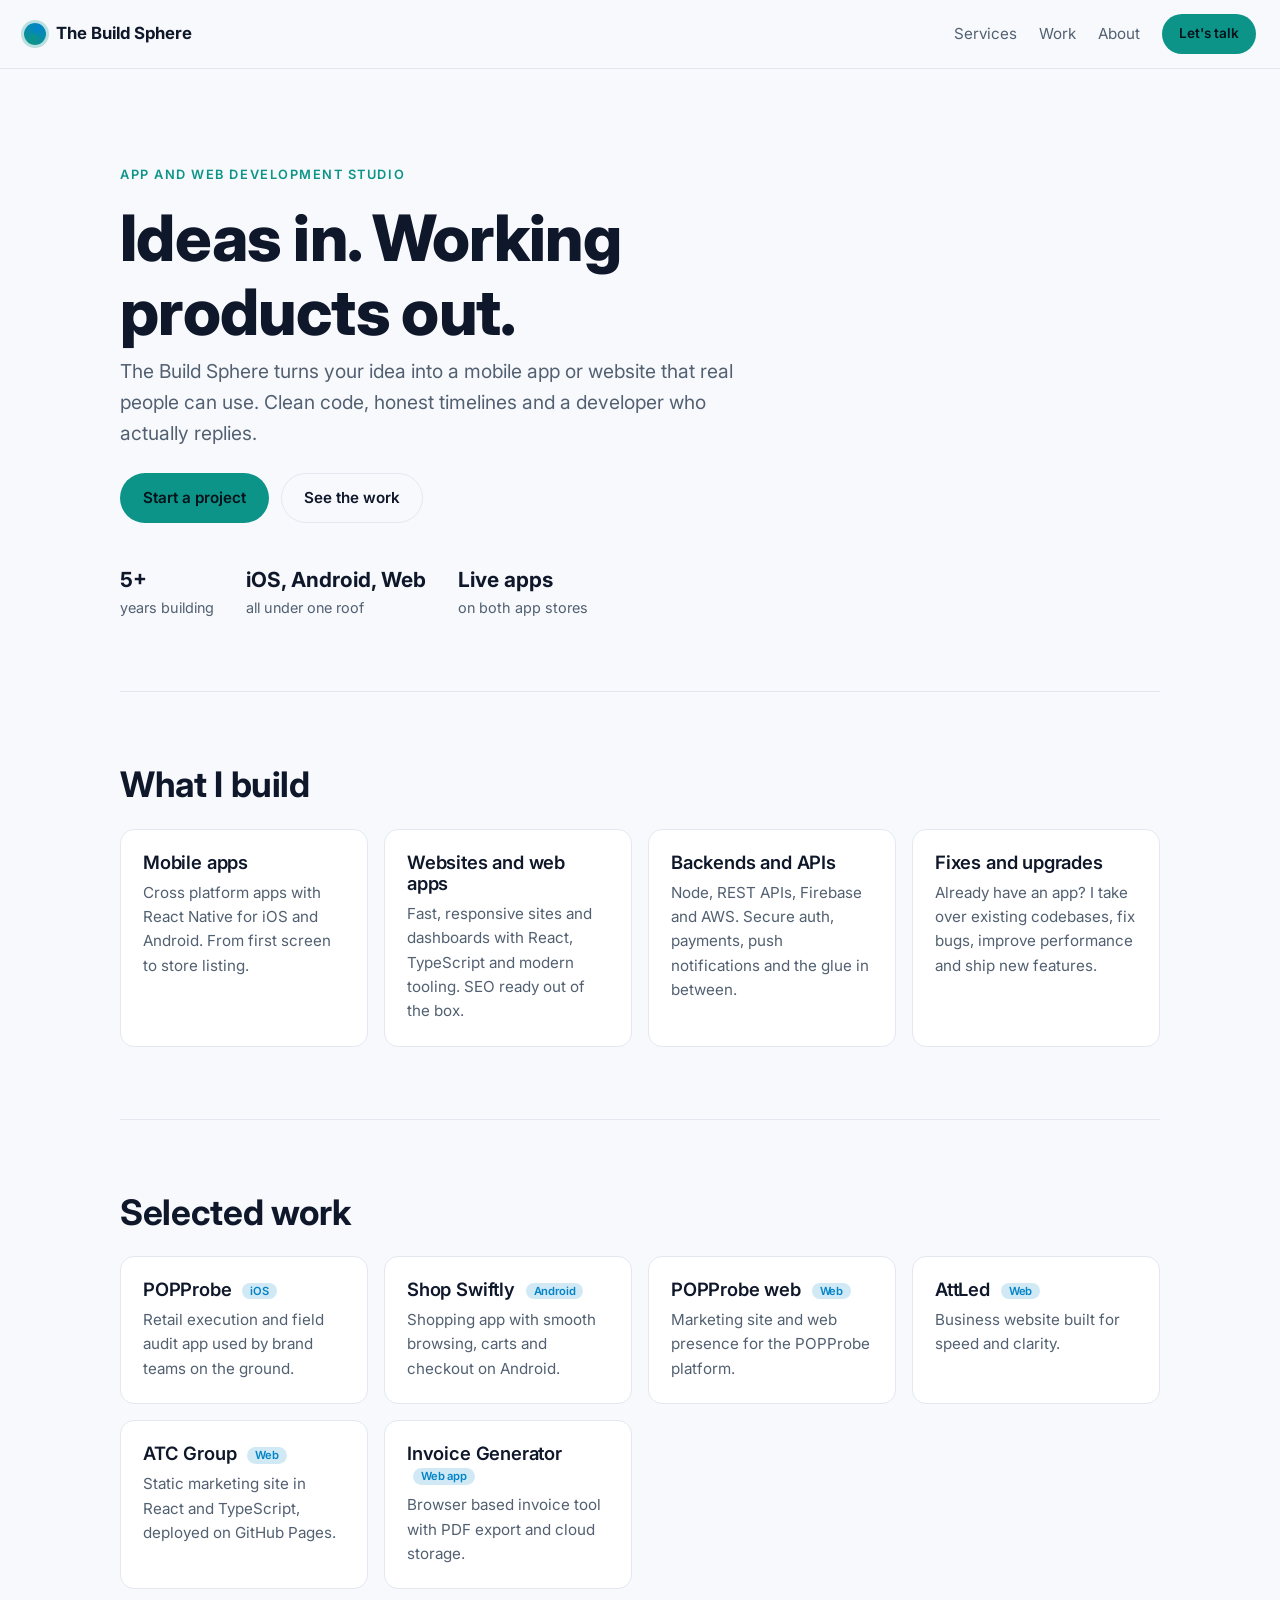
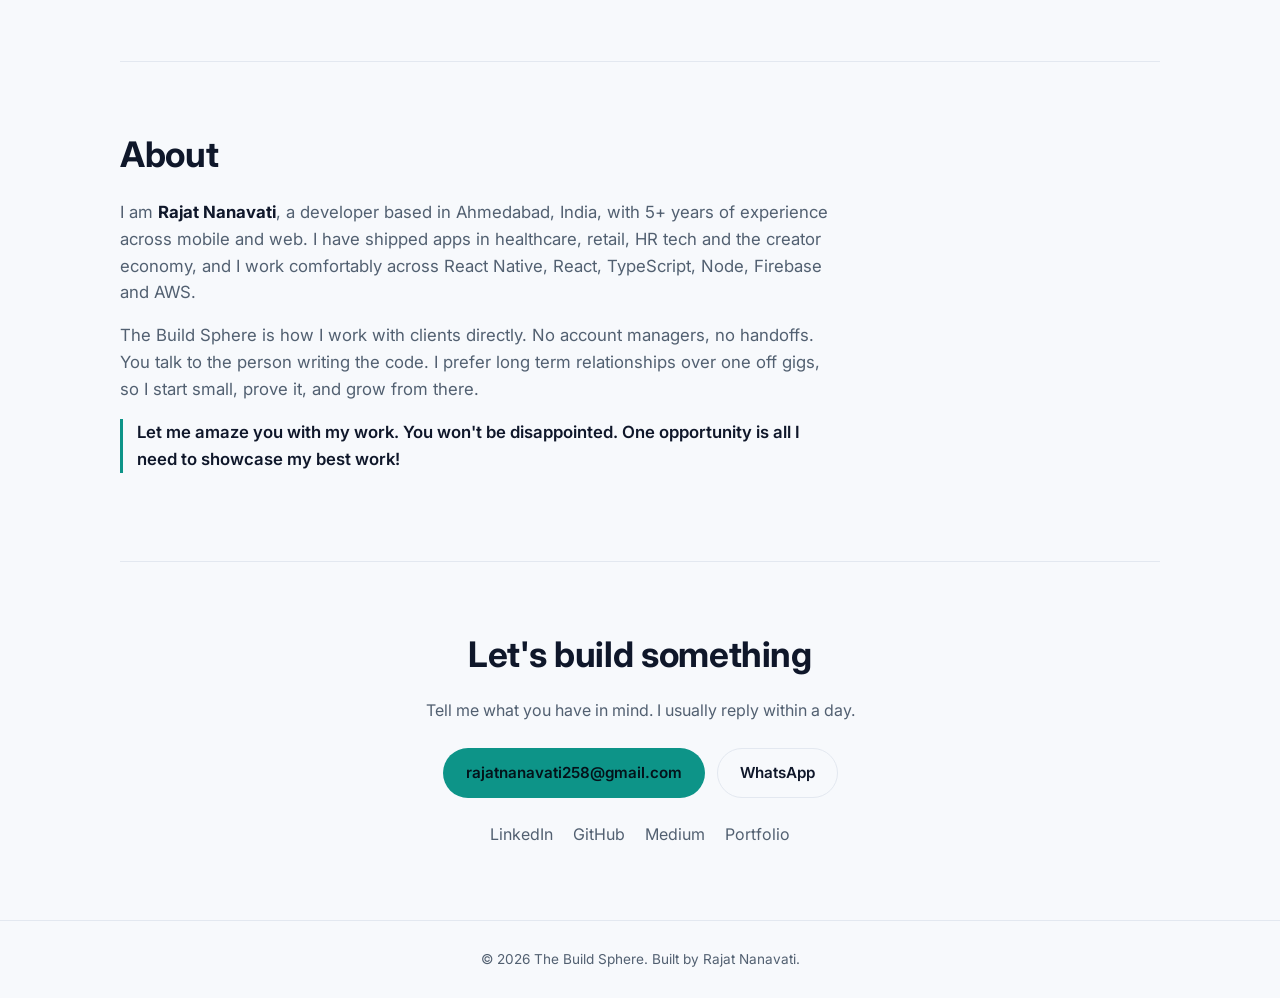
<file: index.html>
<!doctype html>
<html lang="en">
<head>
  <meta charset="utf-8" />
  <meta name="viewport" content="width=device-width, initial-scale=1" />
  <title>The Build Sphere | App and Web Development by Rajat Nanavati</title>
  <meta name="description" content="The Build Sphere builds mobile apps and websites. React Native, React, Node and more. 5+ years of shipping real products for real clients." />
  <link rel="icon" href="favicon.svg" type="image/svg+xml" />
  <link rel="canonical" href="https://thebuildsphere.in/" />
  <meta property="og:title" content="The Build Sphere" />
  <meta property="og:description" content="Mobile apps and websites, built properly and shipped fast." />
  <meta property="og:url" content="https://thebuildsphere.in/" />
  <meta property="og:type" content="website" />
  <link rel="preconnect" href="https://fonts.googleapis.com" />
  <link rel="preconnect" href="https://fonts.gstatic.com" crossorigin />
  <link href="https://fonts.googleapis.com/css2?family=Inter:wght@400;500;600;700;800&display=swap" rel="stylesheet" />
  <link rel="stylesheet" href="styles.css" />
</head>
<body>
  <header class="nav">
    <a class="brand" href="#top" aria-label="The Build Sphere home">
      <span class="brand-mark" aria-hidden="true"></span>
      <span>The Build Sphere</span>
    </a>
    <nav class="nav-links">
      <a href="#services">Services</a>
      <a href="#work">Work</a>
      <a href="#about">About</a>
      <a class="btn btn-sm" href="#contact">Let's talk</a>
    </nav>
  </header>

  <main id="top">
    <section class="hero">
      <p class="eyebrow">App and web development studio</p>
      <h1>Ideas in. Working products out.</h1>
      <p class="lead">
        The Build Sphere turns your idea into a mobile app or website that real people can use.
        Clean code, honest timelines and a developer who actually replies.
      </p>
      <div class="hero-actions">
        <a class="btn" href="#contact">Start a project</a>
        <a class="btn btn-ghost" href="#work">See the work</a>
      </div>
      <ul class="stats">
        <li><strong>5+</strong><span>years building</span></li>
        <li><strong>iOS, Android, Web</strong><span>all under one roof</span></li>
        <li><strong>Live apps</strong><span>on both app stores</span></li>
      </ul>
    </section>

    <section id="services" class="section">
      <h2>What I build</h2>
      <div class="grid">
        <article class="card">
          <h3>Mobile apps</h3>
          <p>Cross platform apps with React Native for iOS and Android. From first screen to store listing.</p>
        </article>
        <article class="card">
          <h3>Websites and web apps</h3>
          <p>Fast, responsive sites and dashboards with React, TypeScript and modern tooling. SEO ready out of the box.</p>
        </article>
        <article class="card">
          <h3>Backends and APIs</h3>
          <p>Node, REST APIs, Firebase and AWS. Secure auth, payments, push notifications and the glue in between.</p>
        </article>
        <article class="card">
          <h3>Fixes and upgrades</h3>
          <p>Already have an app? I take over existing codebases, fix bugs, improve performance and ship new features.</p>
        </article>
      </div>
    </section>

    <section id="work" class="section">
      <h2>Selected work</h2>
      <div class="grid">
        <a class="card card-link" href="https://apps.apple.com/in/app/popprobe/id1617582763" target="_blank" rel="noopener">
          <h3>POPProbe <span class="tag">iOS</span></h3>
          <p>Retail execution and field audit app used by brand teams on the ground.</p>
        </a>
        <a class="card card-link" href="https://play.google.com/store/search?q=shop+swiftly&c=apps&hl=en_IN" target="_blank" rel="noopener">
          <h3>Shop Swiftly <span class="tag">Android</span></h3>
          <p>Shopping app with smooth browsing, carts and checkout on Android.</p>
        </a>
        <a class="card card-link" href="https://popprobe.com" target="_blank" rel="noopener">
          <h3>POPProbe web <span class="tag">Web</span></h3>
          <p>Marketing site and web presence for the POPProbe platform.</p>
        </a>
        <a class="card card-link" href="https://attled.com" target="_blank" rel="noopener">
          <h3>AttLed <span class="tag">Web</span></h3>
          <p>Business website built for speed and clarity.</p>
        </a>
        <a class="card card-link" href="https://akshaytradingco.in/" target="_blank" rel="noopener">
          <h3>ATC Group <span class="tag">Web</span></h3>
          <p>Static marketing site in React and TypeScript, deployed on GitHub Pages.</p>
        </a>
        <a class="card card-link" href="https://invoice-generator-eight-virid.vercel.app" target="_blank" rel="noopener">
          <h3>Invoice Generator <span class="tag">Web app</span></h3>
          <p>Browser based invoice tool with PDF export and cloud storage.</p>
        </a>
      </div>
    </section>

    <section id="about" class="section about">
      <h2>About</h2>
      <p>
        I am <strong>Rajat Nanavati</strong>, a developer based in Ahmedabad, India, with 5+ years of experience
        across mobile and web. I have shipped apps in healthcare, retail, HR tech and the creator economy, and
        I work comfortably across React Native, React, TypeScript, Node, Firebase and AWS.
      </p>
      <p>
        The Build Sphere is how I work with clients directly. No account managers, no handoffs. You talk to the
        person writing the code. I prefer long term relationships over one off gigs, so I start small, prove it,
        and grow from there.
      </p>
      <p class="usp">Let me amaze you with my work. You won't be disappointed. One opportunity is all I need to showcase my best work!</p>
    </section>

    <section id="contact" class="section contact">
      <h2>Let's build something</h2>
      <p>Tell me what you have in mind. I usually reply within a day.</p>
      <div class="contact-links">
        <a class="btn" href="mailto:rajatnanavati258@gmail.com">rajatnanavati258@gmail.com</a>
        <a class="btn btn-ghost" href="https://wa.me/919428190380" target="_blank" rel="noopener">WhatsApp</a>
      </div>
      <ul class="social">
        <li><a href="https://www.linkedin.com/in/rajat-nanavati-57446b209" target="_blank" rel="noopener">LinkedIn</a></li>
        <li><a href="https://github.com/rajat258" target="_blank" rel="noopener">GitHub</a></li>
        <li><a href="https://medium.com/@rajatnanavati258" target="_blank" rel="noopener">Medium</a></li>
        <li><a href="https://rajatnanavati.vercel.app" target="_blank" rel="noopener">Portfolio</a></li>
      </ul>
    </section>
  </main>

  <footer class="footer">
    <span>&copy; <span id="year"></span> The Build Sphere. Built by Rajat Nanavati.</span>
  </footer>
  <script>document.getElementById('year').textContent = new Date().getFullYear();</script>
</body>
</html>
</file>
<file: styles.css>
:root {
  --bg: #0b0f17;
  --bg-2: #111827;
  --card: #151c2b;
  --border: #243044;
  --text: #e6ecf5;
  --muted: #98a4b8;
  --accent: #5eead4;
  --accent-2: #38bdf8;
  --radius: 14px;
  --max: 1080px;
}
@media (prefers-color-scheme: light) {
  :root {
    --bg: #f7f9fc;
    --bg-2: #ffffff;
    --card: #ffffff;
    --border: #e3e8f0;
    --text: #0f172a;
    --muted: #526071;
    --accent: #0d9488;
    --accent-2: #0284c7;
  }
}
* { box-sizing: border-box; }
html { scroll-behavior: smooth; }
body {
  margin: 0;
  font-family: Inter, system-ui, -apple-system, "Segoe UI", Roboto, sans-serif;
  background: var(--bg);
  color: var(--text);
  line-height: 1.6;
  -webkit-font-smoothing: antialiased;
}
a { color: inherit; text-decoration: none; }
h1, h2, h3 { line-height: 1.15; margin: 0 0 .5rem; letter-spacing: -0.01em; }
h1 { font-size: clamp(2.2rem, 6vw, 4rem); font-weight: 800; }
h2 { font-size: clamp(1.6rem, 3.5vw, 2.2rem); font-weight: 700; margin-bottom: 1.5rem; }
h3 { font-size: 1.15rem; font-weight: 600; }
p { margin: 0 0 1rem; }

.nav {
  position: sticky; top: 0; z-index: 10;
  display: flex; align-items: center; justify-content: space-between;
  padding: 14px 24px;
  background: color-mix(in srgb, var(--bg) 85%, transparent);
  backdrop-filter: blur(10px);
  border-bottom: 1px solid var(--border);
}
.brand { display: flex; align-items: center; gap: 10px; font-weight: 700; font-size: 1.05rem; }
.brand-mark {
  width: 22px; height: 22px; border-radius: 50%;
  background: conic-gradient(from 200deg, var(--accent), var(--accent-2), var(--accent));
  box-shadow: 0 0 0 3px color-mix(in srgb, var(--accent) 25%, transparent);
}
.nav-links { display: flex; gap: 22px; align-items: center; font-size: .95rem; color: var(--muted); }
.nav-links a:hover { color: var(--text); }
@media (max-width: 640px) { .nav-links a:not(.btn) { display: none; } }

main { max-width: var(--max); margin: 0 auto; padding: 0 20px; }
.section { padding: 72px 0; border-top: 1px solid var(--border); }

.hero { padding: 96px 0 72px; max-width: 760px; }
.eyebrow { color: var(--accent); font-weight: 600; text-transform: uppercase; letter-spacing: .12em; font-size: .8rem; margin-bottom: 1rem; }
.lead { font-size: 1.2rem; color: var(--muted); max-width: 620px; }
.hero-actions { display: flex; gap: 12px; flex-wrap: wrap; margin: 1.5rem 0 2.5rem; }
.stats { list-style: none; padding: 0; margin: 0; display: flex; gap: 32px; flex-wrap: wrap; }
.stats li { display: flex; flex-direction: column; }
.stats strong { font-size: 1.3rem; }
.stats span { color: var(--muted); font-size: .9rem; }

.btn {
  display: inline-flex; align-items: center; justify-content: center;
  padding: 12px 22px; border-radius: 999px; font-weight: 600; font-size: .95rem;
  background: var(--accent); color: #04121a;
  border: 1px solid transparent;
  transition: transform .15s ease, opacity .15s ease;
}
.btn:hover { transform: translateY(-1px); opacity: .92; }
.btn-ghost { background: transparent; color: var(--text); border-color: var(--border); }
.btn-sm { padding: 8px 16px; font-size: .85rem; }

.grid { display: grid; grid-template-columns: repeat(auto-fit, minmax(240px, 1fr)); gap: 16px; }
.card {
  background: var(--card); border: 1px solid var(--border); border-radius: var(--radius);
  padding: 22px; display: block;
  transition: border-color .15s ease, transform .15s ease;
}
.card p { color: var(--muted); margin: 0; font-size: .95rem; }
.card-link:hover { border-color: var(--accent); transform: translateY(-2px); }
.tag {
  display: inline-block; margin-left: 6px; padding: 2px 8px; border-radius: 999px;
  font-size: .7rem; font-weight: 600; vertical-align: middle;
  background: color-mix(in srgb, var(--accent-2) 18%, transparent); color: var(--accent-2);
}

.about p { max-width: 720px; font-size: 1.05rem; color: var(--muted); }
.about strong { color: var(--text); }
.usp { color: var(--text) !important; font-weight: 600; border-left: 3px solid var(--accent); padding-left: 14px; }

.contact { text-align: center; }
.contact p { color: var(--muted); }
.contact-links { display: flex; gap: 12px; justify-content: center; flex-wrap: wrap; margin: 1.5rem 0; }
.social { list-style: none; padding: 0; margin: 0; display: flex; gap: 20px; justify-content: center; flex-wrap: wrap; color: var(--muted); }
.social a:hover { color: var(--accent); }

.footer { text-align: center; padding: 28px 20px; color: var(--muted); font-size: .85rem; border-top: 1px solid var(--border); }
</file>
